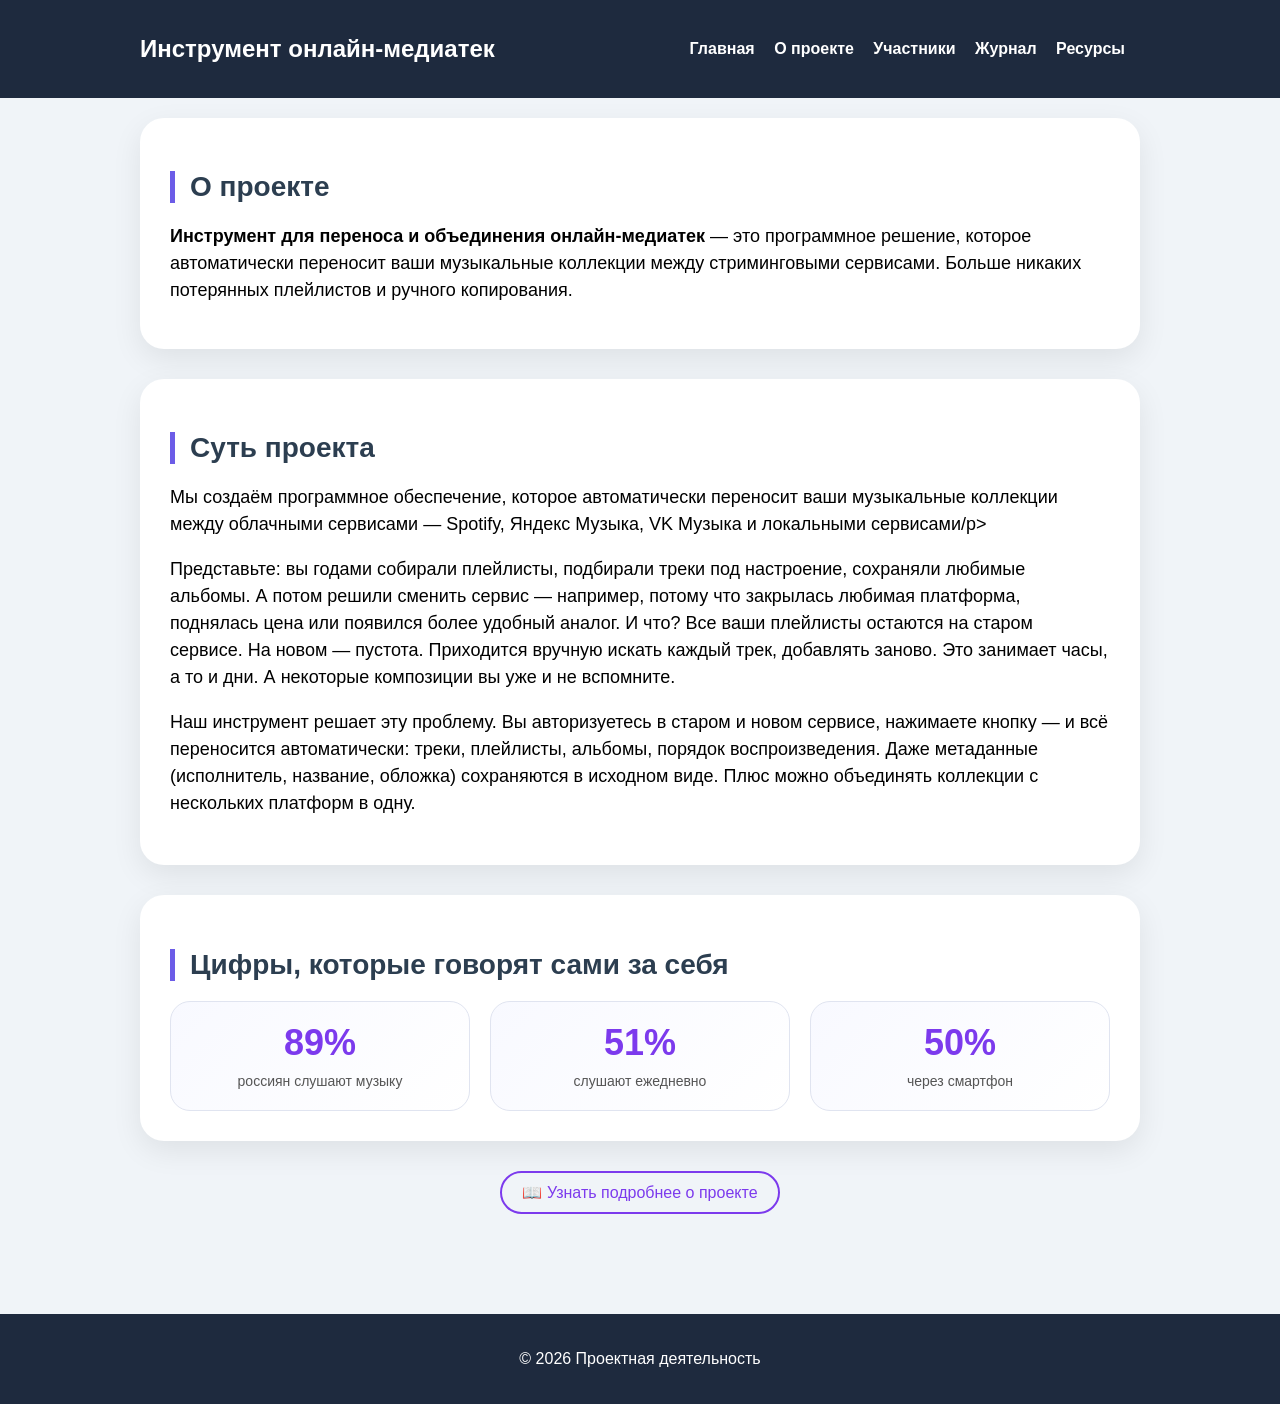
<file: site/index.html>
﻿<!DOCTYPE html>
<html>
<head>
    <title>Домашняя старница</title>
    <link rel="stylesheet" href="style.css">
</head>
<body>

<header>
    <div class="container">
        <h2>Инструмент онлайн-медиатек</h2>
        <nav>
            <a href="index.html">Главная</a>
            <a href="about.html">О проекте</a>
            <a href="team.html">Участники</a>
            <a href="blog.html">Журнал</a>
            <a href="resources.html">Ресурсы</a>
        </nav>
    </div>
</header>

<main>

<!-- ГЛАВНАЯ СТРАНИЦА (КРАТКАЯ АННОТАЦИЯ) -->
<div class="card">
    <h2>О проекте</h2>
    <p style="font-size: 18px; line-height: 1.5;"><strong>Инструмент для переноса и объединения онлайн-медиатек</strong> — это программное решение, которое автоматически переносит ваши музыкальные коллекции между стриминговыми сервисами. Больше никаких потерянных плейлистов и ручного копирования.</p>
</div>

<!-- Блок "Суть проекта" — 3-4 строчки -->
<div class="card">
    <h2>Суть проекта</h2>
    <p style="font-size: 18px; line-height: 1.5;">
        <p>Мы создаём программное обеспечение, которое автоматически переносит ваши музыкальные коллекции между облачными сервисами — Spotify, Яндекс Музыка, VK Музыка и локальными сервисами/p>
	<p>Представьте: вы годами собирали плейлисты, подбирали треки под настроение, сохраняли любимые альбомы. А потом решили сменить сервис — например, потому что закрылась любимая платформа, поднялась цена или появился более удобный аналог. И что? Все ваши плейлисты остаются на старом сервисе. На новом — пустота. Приходится вручную искать каждый трек, добавлять заново. Это занимает часы, а то и дни. А некоторые композиции вы уже и не вспомните.</p>
        <p>Наш инструмент решает эту проблему. Вы авторизуетесь в старом и новом сервисе, нажимаете кнопку — и всё переносится автоматически: треки, плейлисты, альбомы, порядок воспроизведения. Даже метаданные (исполнитель, название, обложка) сохраняются в исходном виде. Плюс можно объединять коллекции с нескольких платформ в одну.</p>
    </p>
</div>

</p>
    </div>

    <!-- Блок "Ключевые цифры" -->
    <div class="card">
        <h2>Цифры, которые говорят сами за себя</h2>
        <div class="stats">
            <div class="stat-item">
                <span class="stat-number">89%</span>
                <span class="stat-label">россиян слушают музыку</span>
            </div>
            <div class="stat-item">
                <span class="stat-number">51%</span>
                <span class="stat-label">слушают ежедневно</span>
            </div>
            <div class="stat-item">
                <span class="stat-number">50%</span>
                <span class="stat-label">через смартфон</span>
            </div>
        </div>
    </div>

    <!-- Кнопка перехода на страницу "О проекте" -->
    <div style="text-align: center; margin: 20px 0 40px;">
        <a href="about.html" class="btn btn-primary">📖 Узнать подробнее о проекте</a>
    </div>
</main>


<footer>
    <p>© 2026 Проектная деятельность</p>
</footer>

</body>
</html>
</file>
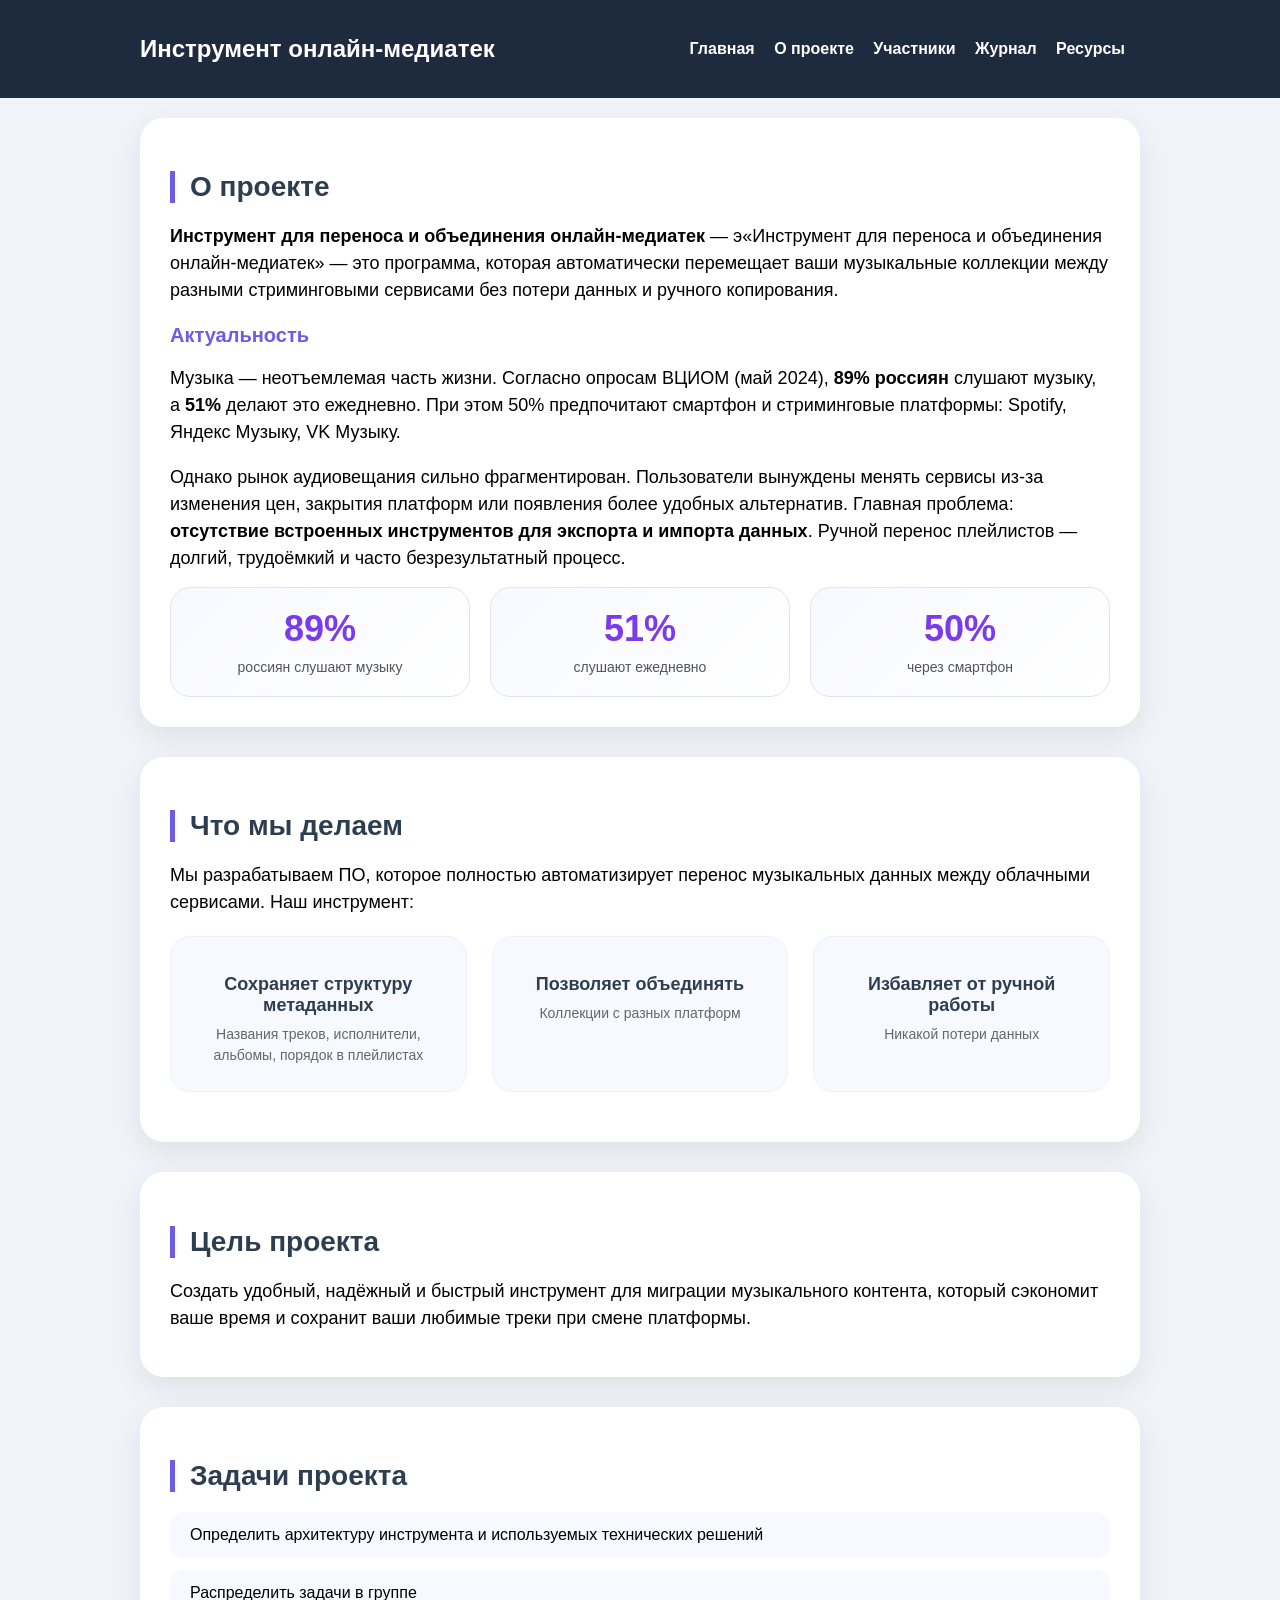
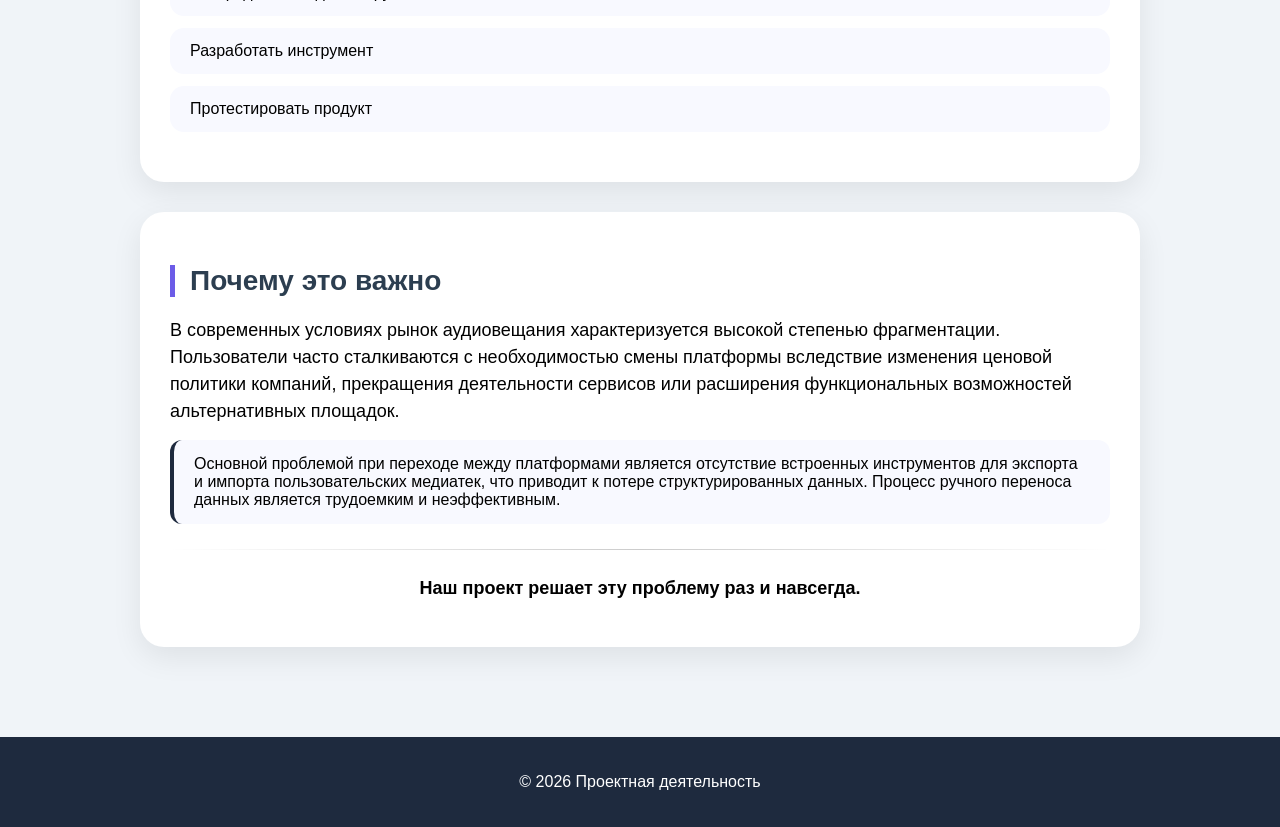
<file: site/about.html>
﻿<!DOCTYPE html>
<html>
<head>
    <title>О проекте</title>
    <link rel="stylesheet" href="style.css">
</head>
<body>


<header>
    <div class="container">
        <h2>Инструмент онлайн-медиатек</h2>
        <nav>
            <a href="index.html">Главная</a>
            <a href="about.html">О проекте</a>
            <a href="team.html">Участники</a>
            <a href="blog.html">Журнал</a>
            <a href="resources.html">Ресурсы</a>
        </nav>
    </div>
</header>

<main>

<!-- Блок 1: О проекте (основное описание) -->
<div class="card">
    <h2>О проекте</h2>
    <p style="font-size: 18px; line-height: 1.5;"><strong>Инструмент для переноса и объединения онлайн-медиатек</strong> — э«Инструмент для переноса и объединения онлайн-медиатек» — это программа, которая автоматически перемещает ваши музыкальные коллекции между разными стриминговыми сервисами без потери данных и ручного копирования.</p>
    
    <h3>Актуальность</h3>
    <p>Музыка — неотъемлемая часть жизни. Согласно опросам ВЦИОМ (май 2024), <strong>89% россиян</strong> слушают музыку, а <strong>51%</strong> делают это ежедневно. При этом 50% предпочитают смартфон и стриминговые платформы: Spotify, Яндекс Музыку, VK Музыку.</p>
    <p>Однако рынок аудиовещания сильно фрагментирован. Пользователи вынуждены менять сервисы из-за изменения цен, закрытия платформ или появления более удобных альтернатив. Главная проблема: <strong>отсутствие встроенных инструментов для экспорта и импорта данных</strong>. Ручной перенос плейлистов — долгий, трудоёмкий и часто безрезультатный процесс.</p>
    
    <div class="stats">
        <div class="stat-item">
            <span class="stat-number">89%</span>
            <span class="stat-label">россиян слушают музыку</span>
        </div>
        <div class="stat-item">
            <span class="stat-number">51%</span>
            <span class="stat-label">слушают ежедневно</span>
        </div>
        <div class="stat-item">
            <span class="stat-number">50%</span>
            <span class="stat-label">через смартфон</span>
        </div>
    </div>
</div>

<!-- Блок 2: Что мы делаем -->
<div class="card">
    <h2>Что мы делаем</h2>
    <p>Мы разрабатываем ПО, которое полностью автоматизирует перенос музыкальных данных между облачными сервисами. Наш инструмент:</p>
    <div class="benefits">
        <div class="benefit">
            <span class="benefit-icon"></span>
            <strong>Сохраняет структуру метаданных</strong>
            <p>Названия треков, исполнители, альбомы, порядок в плейлистах</p>
        </div>
        <div class="benefit">
            <span class="benefit-icon"></span>
            <strong>Позволяет объединять</strong>
            <p>Коллекции с разных платформ</p>
        </div>
        <div class="benefit">
            <span class="benefit-icon"></span>
            <strong>Избавляет от ручной работы</strong>
            <p>Никакой потери данных</p>
        </div>
    </div>
</div>

<!-- Блок 3: Цель проекта -->
<div class="card">
    <h2>Цель проекта</h2>
    <p style="font-size: 18px;">Создать удобный, надёжный и быстрый инструмент для миграции музыкального контента, который сэкономит ваше время и сохранит ваши любимые треки при смене платформы.</p>
</div>

<!-- Блок 4: Задачи проекта -->
<div class="card">
    <h2>Задачи проекта</h2>
    <ul class="task-list">
        <li>Определить архитектуру инструмента и используемых технических решений</li>
        <li>Распределить задачи в группе</li>
        <li>Разработать инструмент</li>
        <li>Протестировать продукт</li>
    </ul>
</div>

<!-- Блок 6: Почему это важно -->
<div class="card">
    <h2>Почему это важно</h2>
    <p>В современных условиях рынок аудиовещания характеризуется высокой степенью фрагментации. Пользователи часто сталкиваются с необходимостью смены платформы вследствие изменения ценовой политики компаний, прекращения деятельности сервисов или расширения функциональных возможностей альтернативных площадок.</p>
    <div class="highlight-text">
        Основной проблемой при переходе между платформами является отсутствие встроенных инструментов для экспорта и импорта пользовательских медиатек, что приводит к потере структурированных данных. Процесс ручного переноса данных является трудоемким и неэффективным.
    </div>
    <hr>
    <p style="text-align: center; font-weight: bold; font-size: 18px;">Наш проект решает эту проблему раз и навсегда.</p>
</div>


</main>

<footer>
    <p>© 2026 Проектная деятельность</p>
</footer>

</body>
</html>
</file>
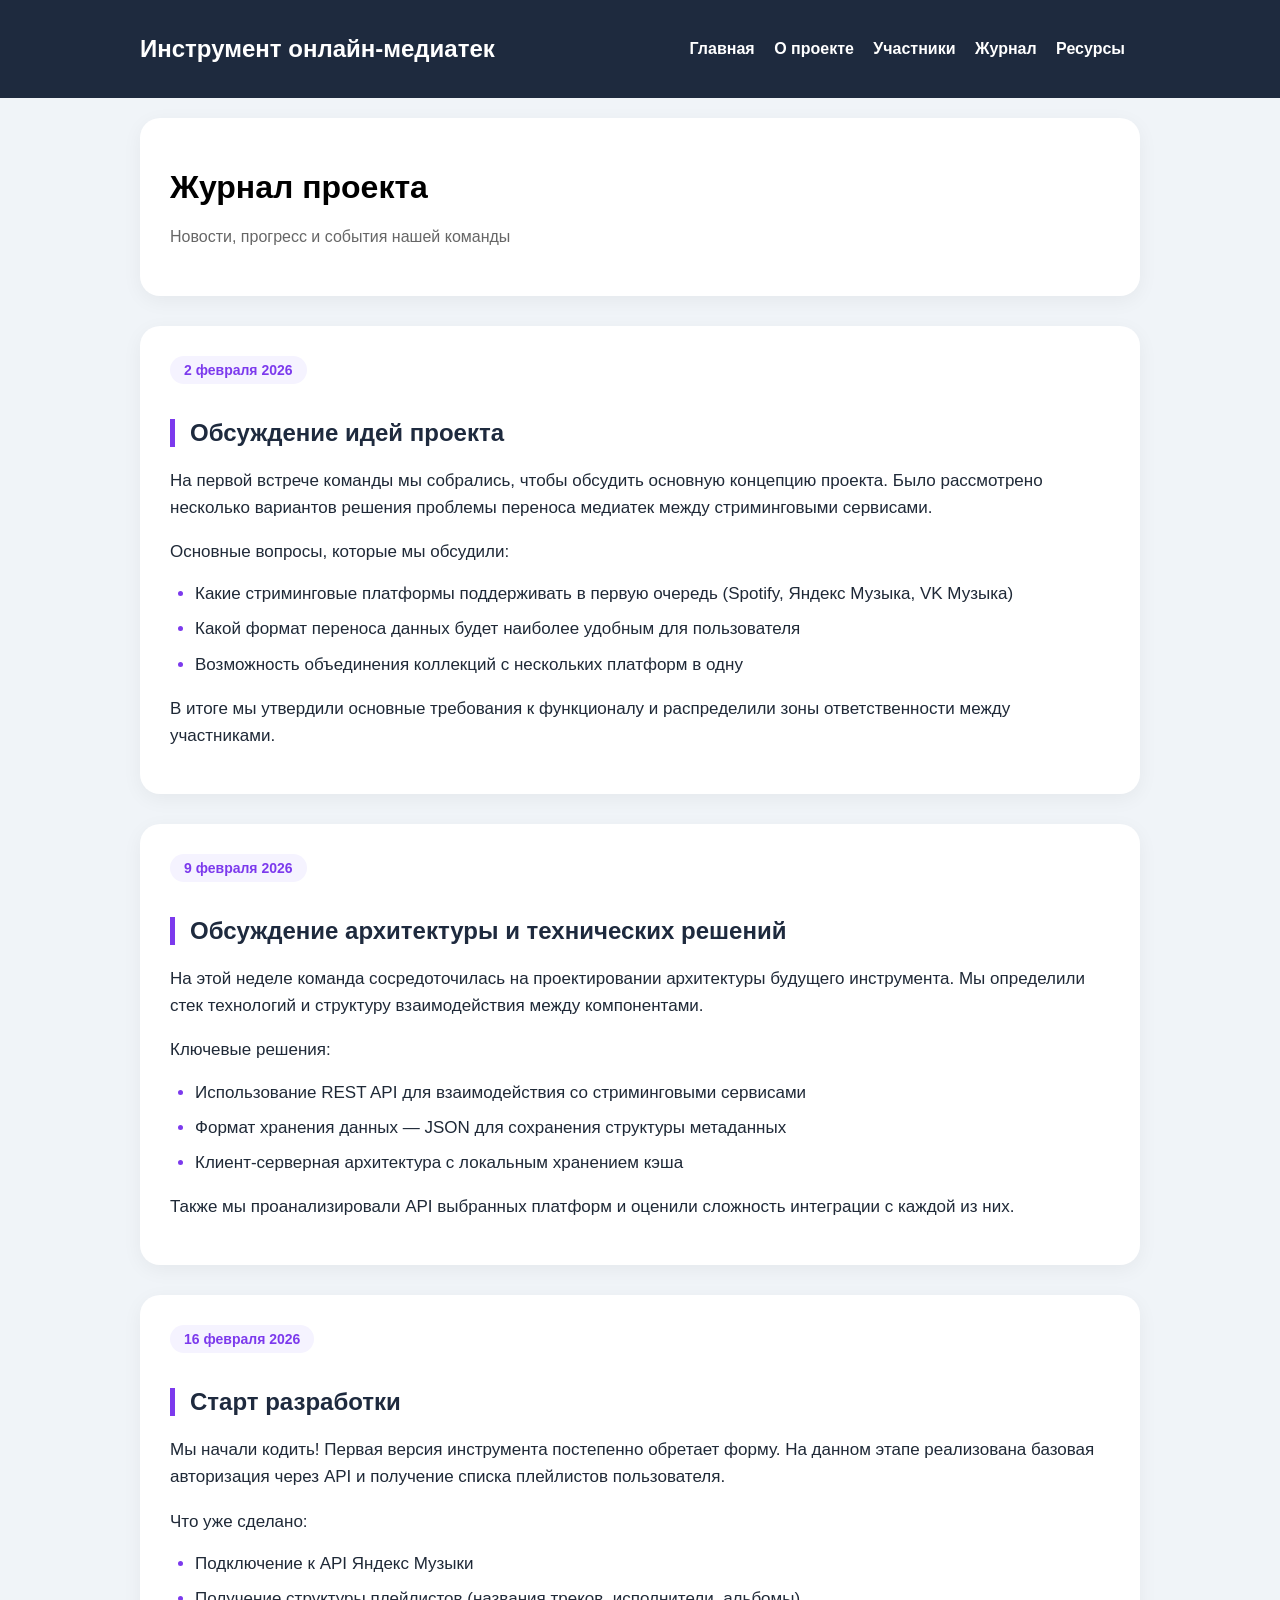
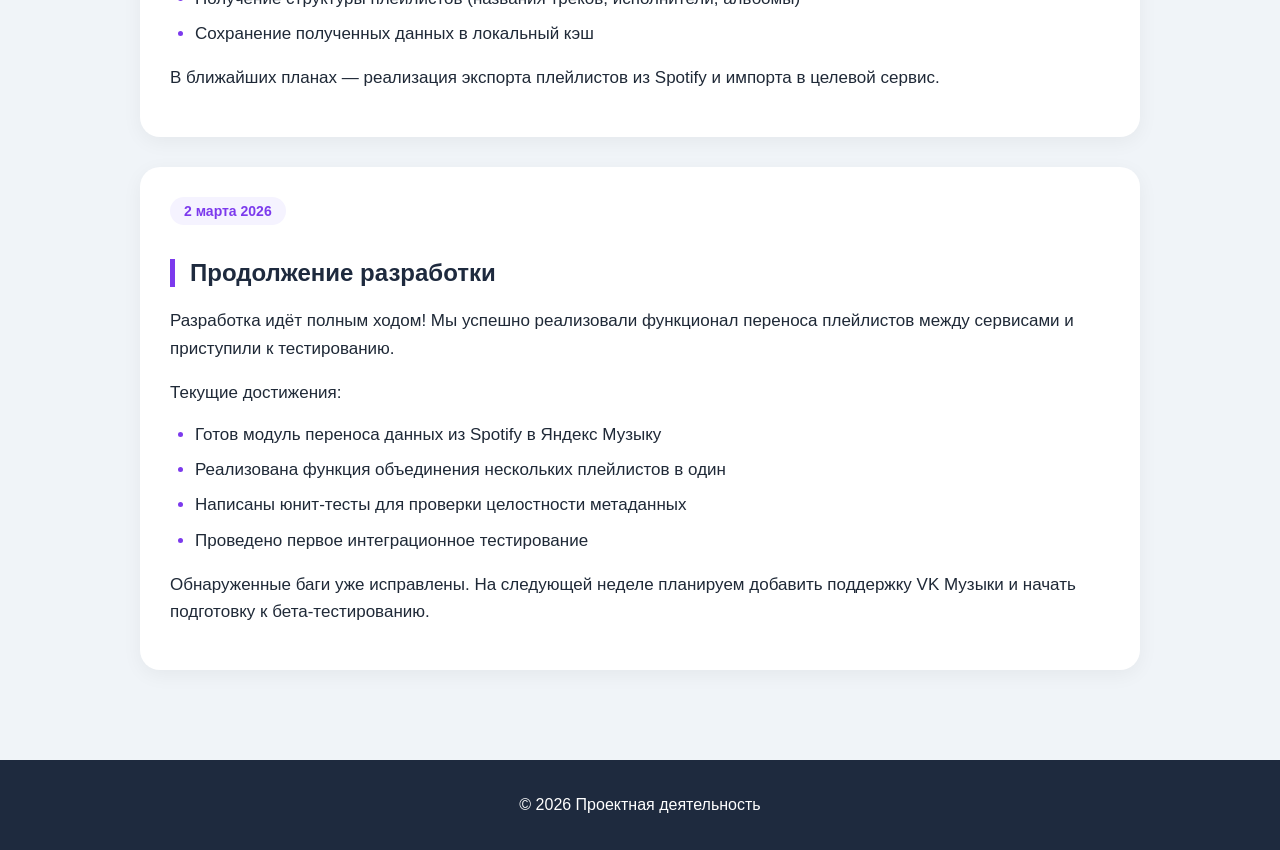
<file: site/blog.html>
﻿<!DOCTYPE html>
<html>
<head>
    <title>Журнал</title>
    <link rel="stylesheet" href="style.css">
</head>
<body>

<header>
    <div class="container">
        <h2>Инструмент онлайн-медиатек</h2>
        <nav>
            <a href="index.html">Главная</a>
            <a href="about.html">О проекте</a>
            <a href="team.html">Участники</a>
            <a href="blog.html">Журнал</a>
            <a href="resources.html">Ресурсы</a>
        </nav>
    </div>
</header>

<main>
        <div class="blog-post">
            <h1>Журнал проекта</h1>
            <p class="subtitle">Новости, прогресс и события нашей команды</p>
        </div>

        <!-- Пост 1: 2 февраля -->
        <div class="blog-post">
            <div class="post-date">2 февраля 2026</div>
            <h2 class="post-title"> Обсуждение идей проекта</h2>
            <div class="post-content">
                <p>На первой встрече команды мы собрались, чтобы обсудить основную концепцию проекта. Было рассмотрено несколько вариантов решения проблемы переноса медиатек между стриминговыми сервисами.</p>
                <p>Основные вопросы, которые мы обсудили:</p>
                <ul>
                    <li>Какие стриминговые платформы поддерживать в первую очередь (Spotify, Яндекс Музыка, VK Музыка)</li>
                    <li>Какой формат переноса данных будет наиболее удобным для пользователя</li>
                    <li>Возможность объединения коллекций с нескольких платформ в одну</li>
                </ul>
                <p>В итоге мы утвердили основные требования к функционалу и распределили зоны ответственности между участниками.</p>
            </div>
        </div>

        <!-- Пост 2: 9 февраля -->
        <div class="blog-post">
            <div class="post-date">9 февраля 2026</div>
            <h2 class="post-title"> Обсуждение архитектуры и технических решений</h2>
            <div class="post-content">
                <p>На этой неделе команда сосредоточилась на проектировании архитектуры будущего инструмента. Мы определили стек технологий и структуру взаимодействия между компонентами.</p>
                <p>Ключевые решения:</p>
                <ul>
                    <li>Использование REST API для взаимодействия со стриминговыми сервисами</li>
                    <li>Формат хранения данных — JSON для сохранения структуры метаданных</li>
                    <li>Клиент-серверная архитектура с локальным хранением кэша</li>
                </ul>
                <p>Также мы проанализировали API выбранных платформ и оценили сложность интеграции с каждой из них.</p>
            </div>
        </div>

        <!-- Пост 3: 16 февраля -->
        <div class="blog-post">
            <div class="post-date">16 февраля 2026</div>
            <h2 class="post-title"> Старт разработки</h2>
            <div class="post-content">
                <p>Мы начали кодить! Первая версия инструмента постепенно обретает форму. На данном этапе реализована базовая авторизация через API и получение списка плейлистов пользователя.</p>
                <p>Что уже сделано:</p>
                <ul>
                    <li>Подключение к API Яндекс Музыки</li>
                    <li>Получение структуры плейлистов (названия треков, исполнители, альбомы)</li>
                    <li>Сохранение полученных данных в локальный кэш</li>
                </ul>
                <p>В ближайших планах — реализация экспорта плейлистов из Spotify и импорта в целевой сервис.</p>
            </div>
        </div>

        <!-- Пост 4: 2 марта -->
        <div class="blog-post">
            <div class="post-date">2 марта 2026</div>
            <h2 class="post-title"> Продолжение разработки</h2>
            <div class="post-content">
                <p>Разработка идёт полным ходом! Мы успешно реализовали функционал переноса плейлистов между сервисами и приступили к тестированию.</p>
                <p>Текущие достижения:</p>
                <ul>
                    <li>Готов модуль переноса данных из Spotify в Яндекс Музыку</li>
                    <li>Реализована функция объединения нескольких плейлистов в один</li>
                    <li>Написаны юнит-тесты для проверки целостности метаданных</li>
                    <li>Проведено первое интеграционное тестирование</li>
                </ul>
                <p>Обнаруженные баги уже исправлены. На следующей неделе планируем добавить поддержку VK Музыки и начать подготовку к бета-тестированию.</p>
            </div>
        </div>


</main>


<footer>
    <p>© 2026 Проектная деятельность</p>
</footer>

</body>
</html>
</file>
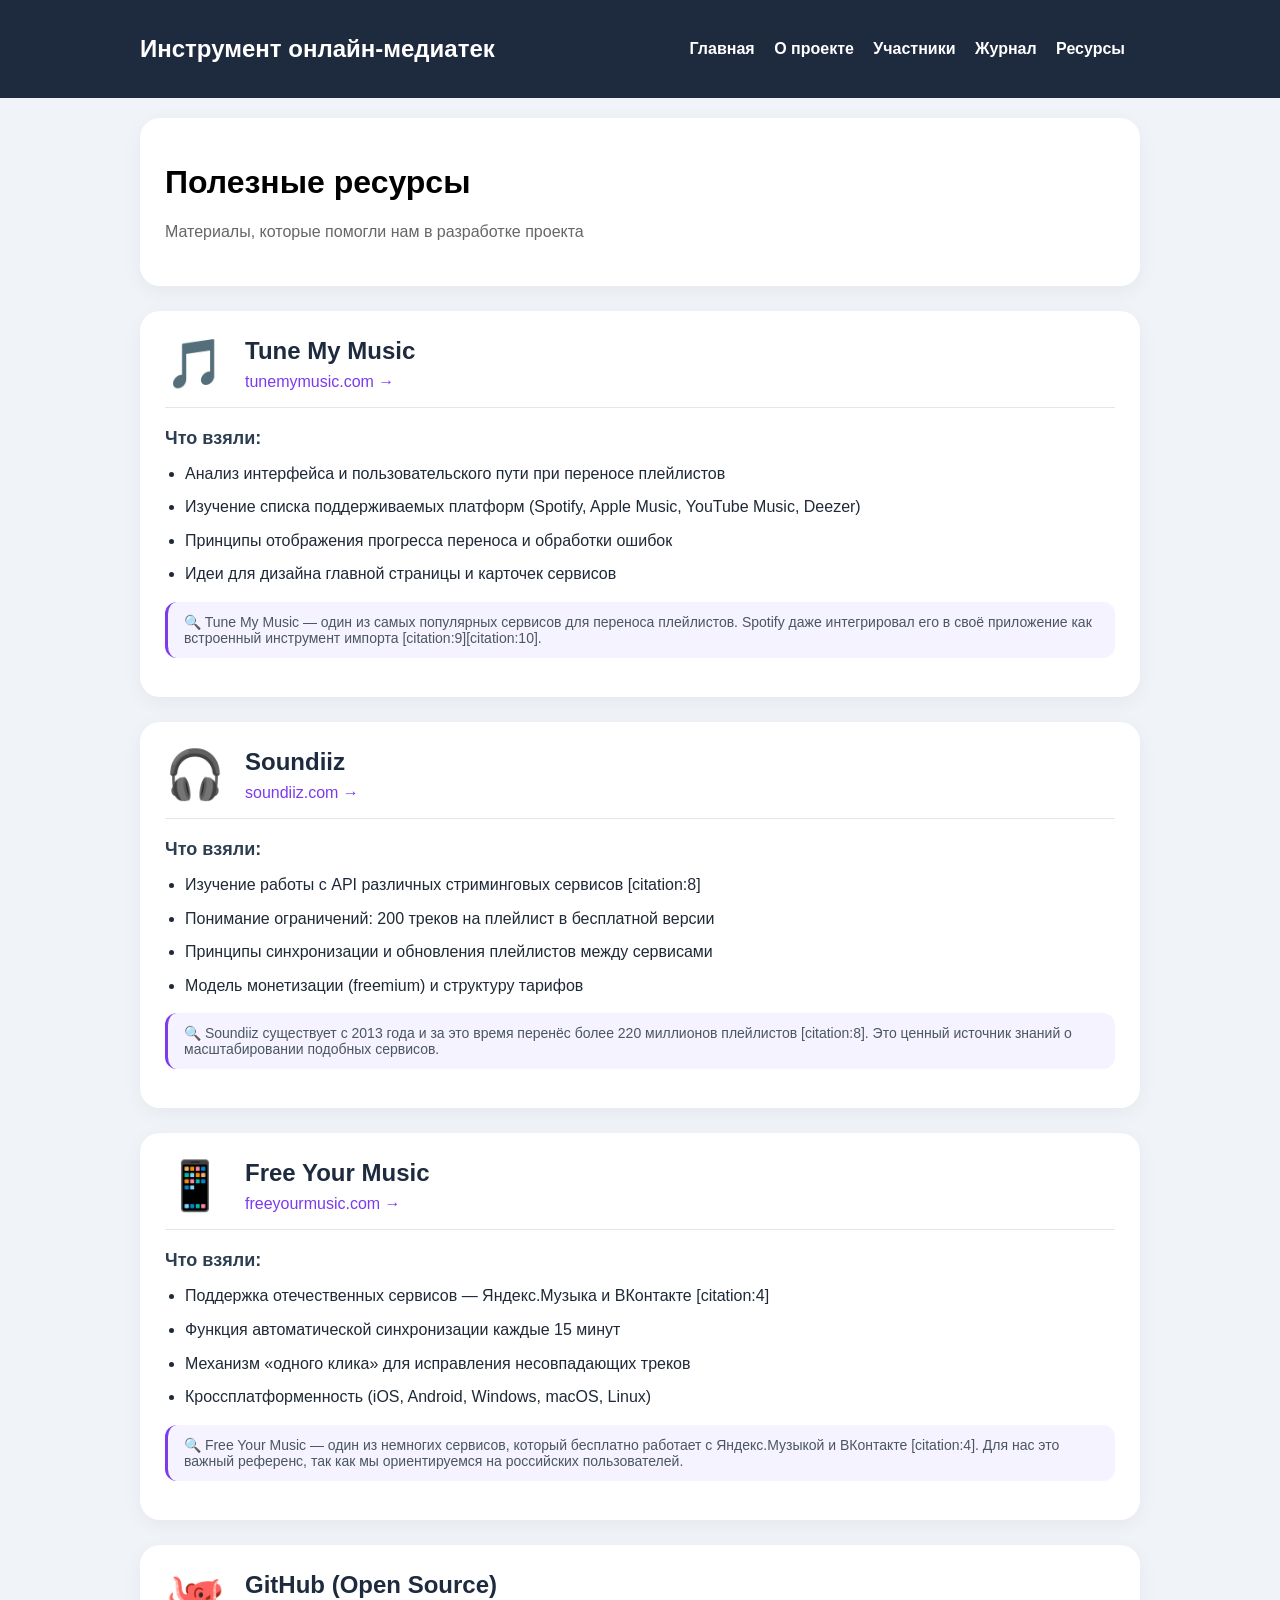
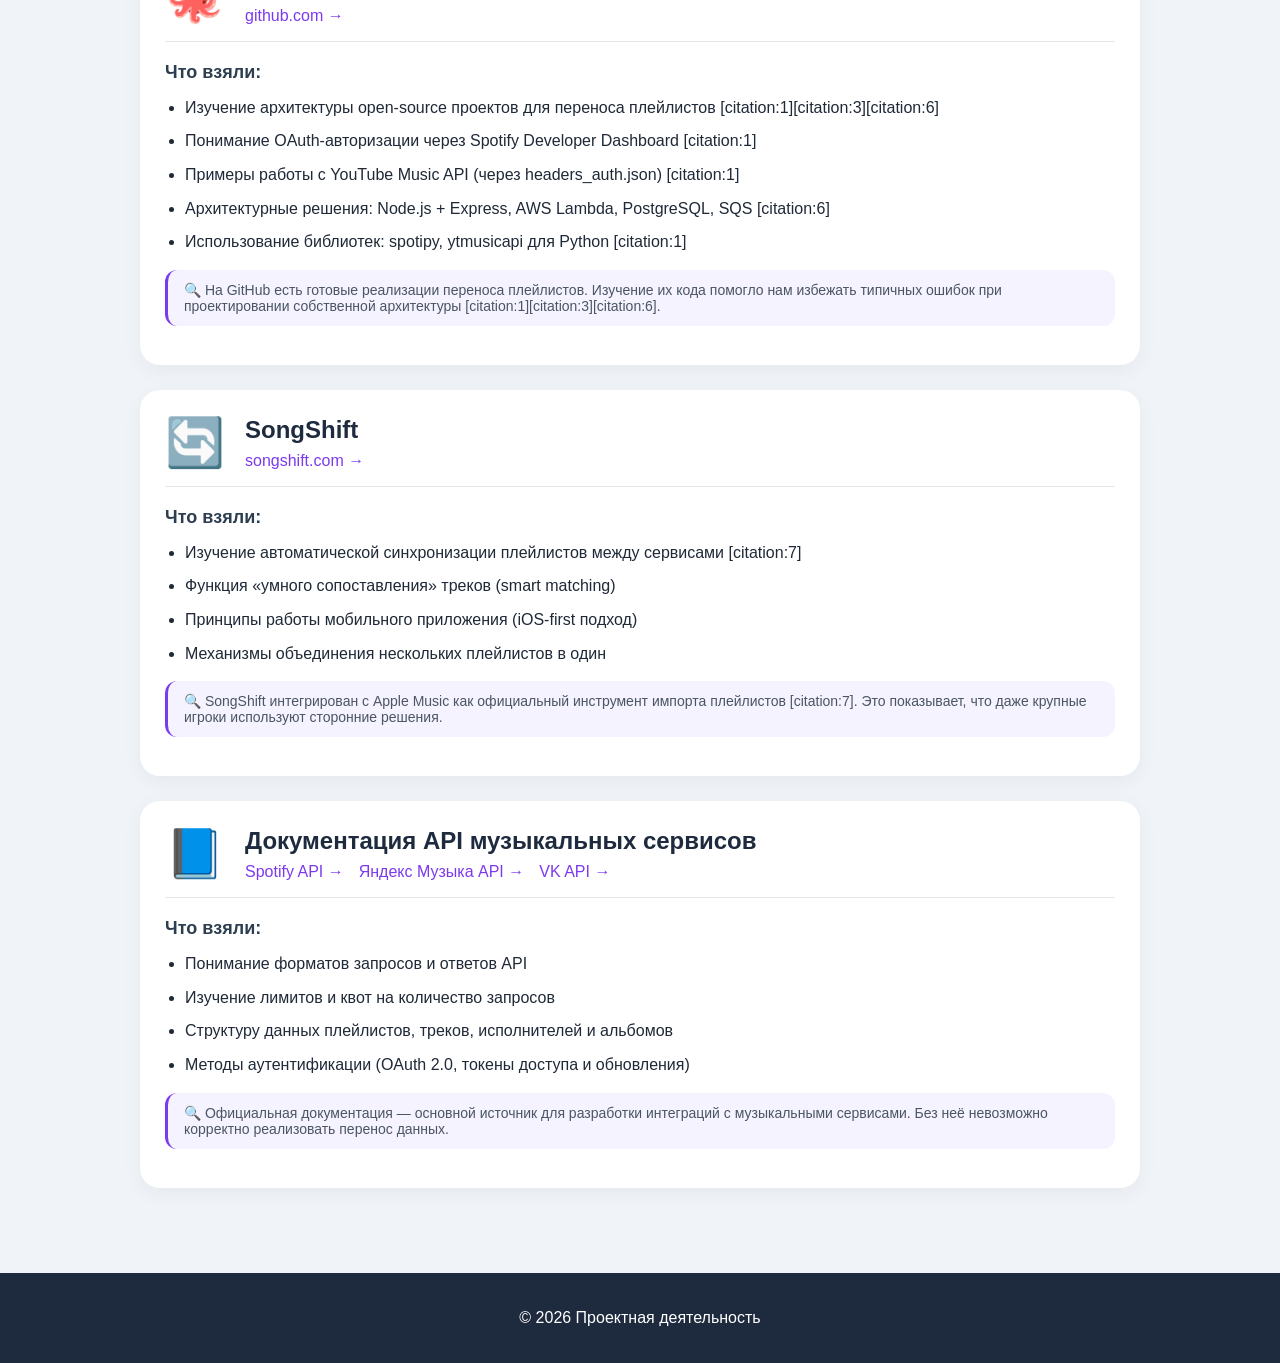
<file: site/resources.html>
﻿<!DOCTYPE html>
<html>
<head>
    <title>Домашняя старница</title>
    <link rel="stylesheet" href="style.css">
</head>
<body>

<header>
    <div class="container">
        <h2>Инструмент онлайн-медиатек</h2>
        <nav>
            <a href="index.html">Главная</a>
            <a href="about.html">О проекте</a>
            <a href="team.html">Участники</a>
            <a href="blog.html">Журнал</a>
            <a href="resources.html">Ресурсы</a>
        </nav>
    </div>
</header>

<main>

<div class="resource-card">
            <h1>Полезные ресурсы</h1>
            <p class="subtitle">Материалы, которые помогли нам в разработке проекта</p>
        </div>

        <!-- Ресурс 1: TuneMyMusic -->
        <div class="resource-card">
            <div class="resource-header">
                <div class="resource-icon">🎵</div>
                <div class="resource-info">
                    <h2 class="resource-title">Tune My Music</h2>
                    <a href="https://www.tunemymusic.com/ru" class="resource-link" target="_blank">tunemymusic.com →</a>
                </div>
            </div>
            <div class="resource-content">
                <h3>Что взяли:</h3>
                <ul>
                    <li>Анализ интерфейса и пользовательского пути при переносе плейлистов</li>
                    <li>Изучение списка поддерживаемых платформ (Spotify, Apple Music, YouTube Music, Deezer)</li>
                    <li>Принципы отображения прогресса переноса и обработки ошибок</li>
                    <li>Идеи для дизайна главной страницы и карточек сервисов</li>
                </ul>
                <p class="resource-note">🔍 Tune My Music — один из самых популярных сервисов для переноса плейлистов. Spotify даже интегрировал его в своё приложение как встроенный инструмент импорта [citation:9][citation:10].</p>
            </div>
        </div>

        <!-- Ресурс 2: Soundiiz -->
        <div class="resource-card">
            <div class="resource-header">
                <div class="resource-icon">🎧</div>
                <div class="resource-info">
                    <h2 class="resource-title">Soundiiz</h2>
                    <a href="https://soundiiz.com" class="resource-link" target="_blank">soundiiz.com →</a>
                </div>
            </div>
            <div class="resource-content">
                <h3>Что взяли:</h3>
                <ul>
                    <li>Изучение работы с API различных стриминговых сервисов [citation:8]</li>
                    <li>Понимание ограничений: 200 треков на плейлист в бесплатной версии</li>
                    <li>Принципы синхронизации и обновления плейлистов между сервисами</li>
                    <li>Модель монетизации (freemium) и структуру тарифов</li>
                </ul>
                <p class="resource-note">🔍 Soundiiz существует с 2013 года и за это время перенёс более 220 миллионов плейлистов [citation:8]. Это ценный источник знаний о масштабировании подобных сервисов.</p>
            </div>
        </div>

        <!-- Ресурс 3: Free Your Music -->
        <div class="resource-card">
            <div class="resource-header">
                <div class="resource-icon">📱</div>
                <div class="resource-info">
                    <h2 class="resource-title">Free Your Music</h2>
                    <a href="https://freeyourmusic.com" class="resource-link" target="_blank">freeyourmusic.com →</a>
                </div>
            </div>
            <div class="resource-content">
                <h3>Что взяли:</h3>
                <ul>
                    <li>Поддержка отечественных сервисов — Яндекс.Музыка и ВКонтакте [citation:4]</li>
                    <li>Функция автоматической синхронизации каждые 15 минут</li>
                    <li>Механизм «одного клика» для исправления несовпадающих треков</li>
                    <li>Кроссплатформенность (iOS, Android, Windows, macOS, Linux)</li>
                </ul>
                <p class="resource-note">🔍 Free Your Music — один из немногих сервисов, который бесплатно работает с Яндекс.Музыкой и ВКонтакте [citation:4]. Для нас это важный референс, так как мы ориентируемся на российских пользователей.</p>
            </div>
        </div>

        <!-- Ресурс 4: GitHub Open Source проекты -->
        <div class="resource-card">
            <div class="resource-header">
                <div class="resource-icon">🐙</div>
                <div class="resource-info">
                    <h2 class="resource-title">GitHub (Open Source)</h2>
                    <a href="https://github.com" class="resource-link" target="_blank">github.com →</a>
                </div>
            </div>
            <div class="resource-content">
                <h3>Что взяли:</h3>
                <ul>
                    <li>Изучение архитектуры open-source проектов для переноса плейлистов [citation:1][citation:3][citation:6]</li>
                    <li>Понимание OAuth-авторизации через Spotify Developer Dashboard [citation:1]</li>
                    <li>Примеры работы с YouTube Music API (через headers_auth.json) [citation:1]</li>
                    <li>Архитектурные решения: Node.js + Express, AWS Lambda, PostgreSQL, SQS [citation:6]</li>
                    <li>Использование библиотек: spotipy, ytmusicapi для Python [citation:1]</li>
                </ul>
                <p class="resource-note">🔍 На GitHub есть готовые реализации переноса плейлистов. Изучение их кода помогло нам избежать типичных ошибок при проектировании собственной архитектуры [citation:1][citation:3][citation:6].</p>
            </div>
        </div>

        <!-- Ресурс 5: SongShift -->
        <div class="resource-card">
            <div class="resource-header">
                <div class="resource-icon">🔄</div>
                <div class="resource-info">
                    <h2 class="resource-title">SongShift</h2>
                    <a href="https://songshift.com" class="resource-link" target="_blank">songshift.com →</a>
                </div>
            </div>
            <div class="resource-content">
                <h3>Что взяли:</h3>
                <ul>
                    <li>Изучение автоматической синхронизации плейлистов между сервисами [citation:7]</li>
                    <li>Функция «умного сопоставления» треков (smart matching)</li>
                    <li>Принципы работы мобильного приложения (iOS-first подход)</li>
                    <li>Механизмы объединения нескольких плейлистов в один</li>
                </ul>
                <p class="resource-note">🔍 SongShift интегрирован с Apple Music как официальный инструмент импорта плейлистов [citation:7]. Это показывает, что даже крупные игроки используют сторонние решения.</p>
            </div>
        </div>

        <!-- Ресурс 6: Документация API -->
        <div class="resource-card">
            <div class="resource-header">
                <div class="resource-icon">📘</div>
                <div class="resource-info">
                    <h2 class="resource-title">Документация API музыкальных сервисов</h2>
                    <div class="resource-links-group">
                        <a href="https://developer.spotify.com/documentation/web-api" class="resource-link" target="_blank">Spotify API →</a>
                        <a href="https://yandex.ru/dev/music-api/" class="resource-link" target="_blank">Яндекс Музыка API →</a>
                        <a href="https://vk.com/dev/music" class="resource-link" target="_blank">VK API →</a>
                    </div>
                </div>
            </div>
            <div class="resource-content">
                <h3>Что взяли:</h3>
                <ul>
                    <li>Понимание форматов запросов и ответов API</li>
                    <li>Изучение лимитов и квот на количество запросов</li>
                    <li>Структуру данных плейлистов, треков, исполнителей и альбомов</li>
                    <li>Методы аутентификации (OAuth 2.0, токены доступа и обновления)</li>
                </ul>
                <p class="resource-note">🔍 Официальная документация — основной источник для разработки интеграций с музыкальными сервисами. Без неё невозможно корректно реализовать перенос данных.</p>
            </div>
        </div>
</main>


<footer>
    <p>© 2026 Проектная деятельность</p>
</footer>

</body>
</html>
</file>
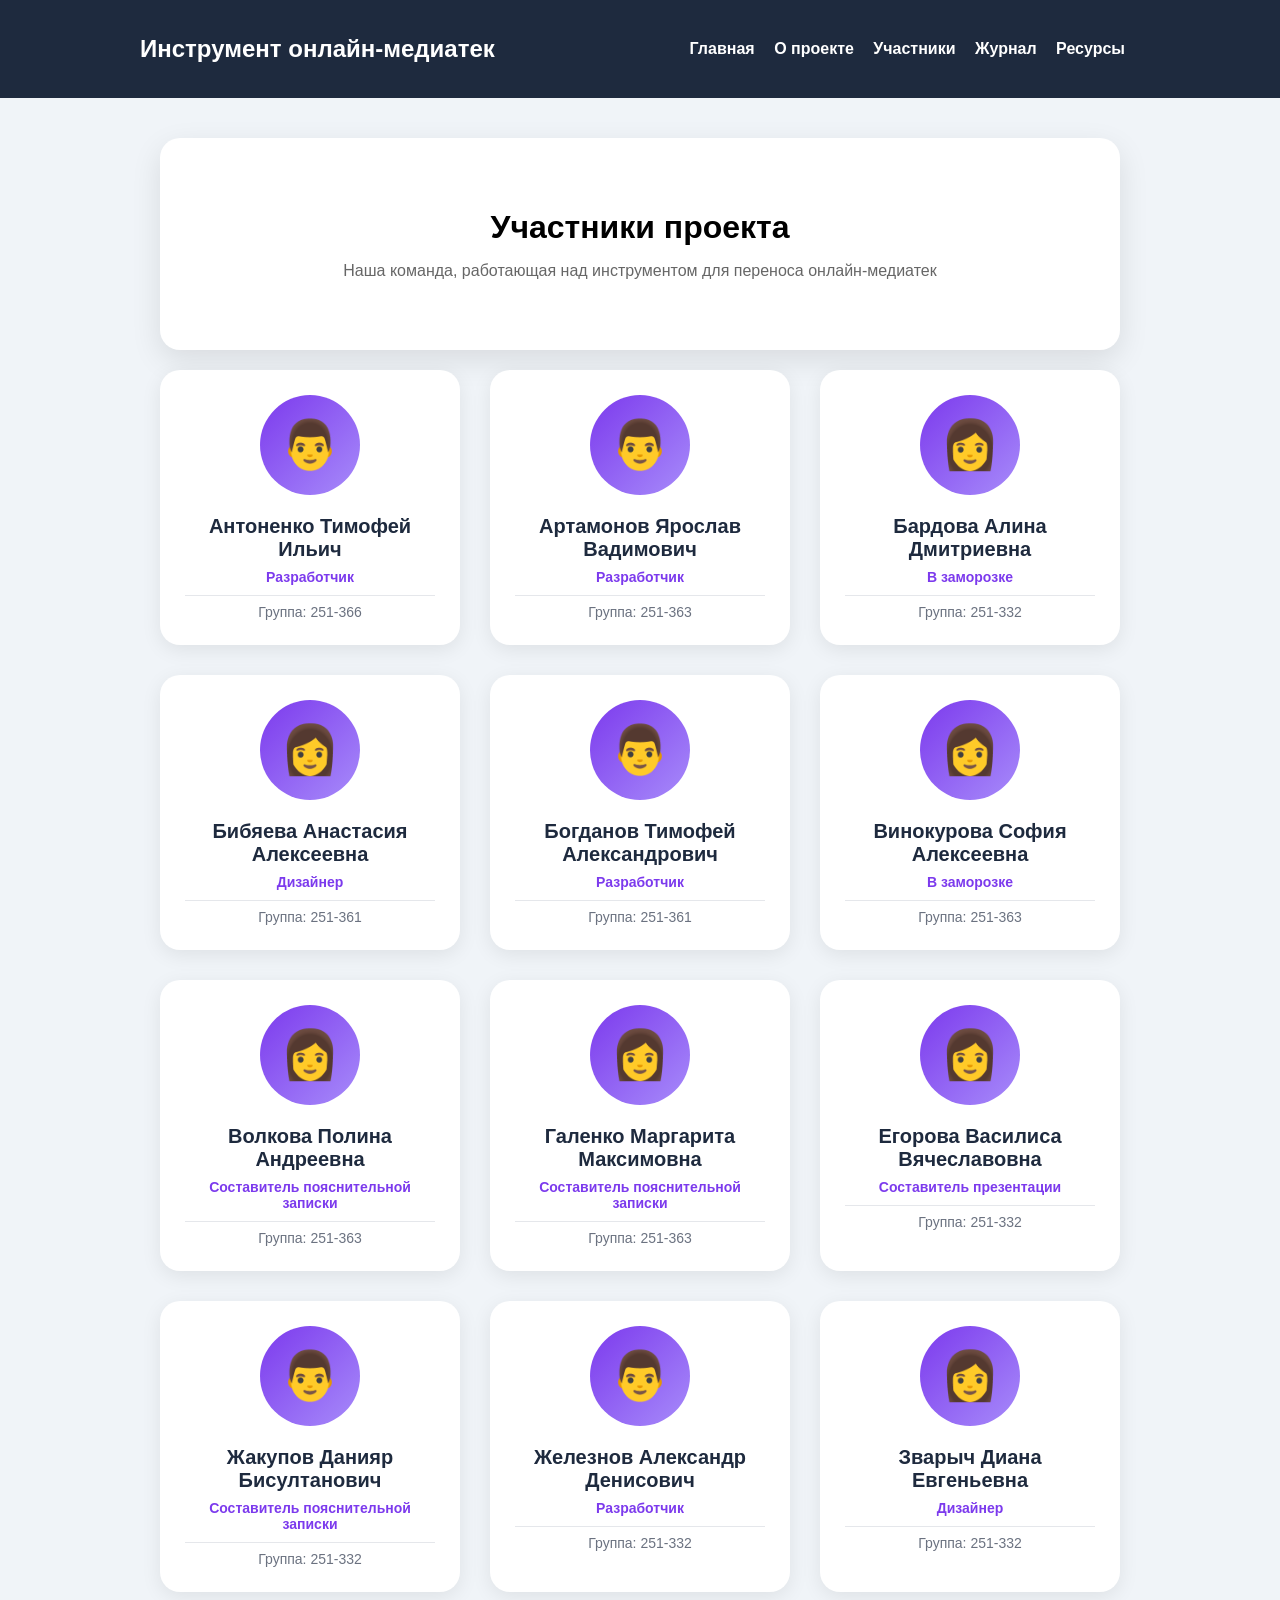
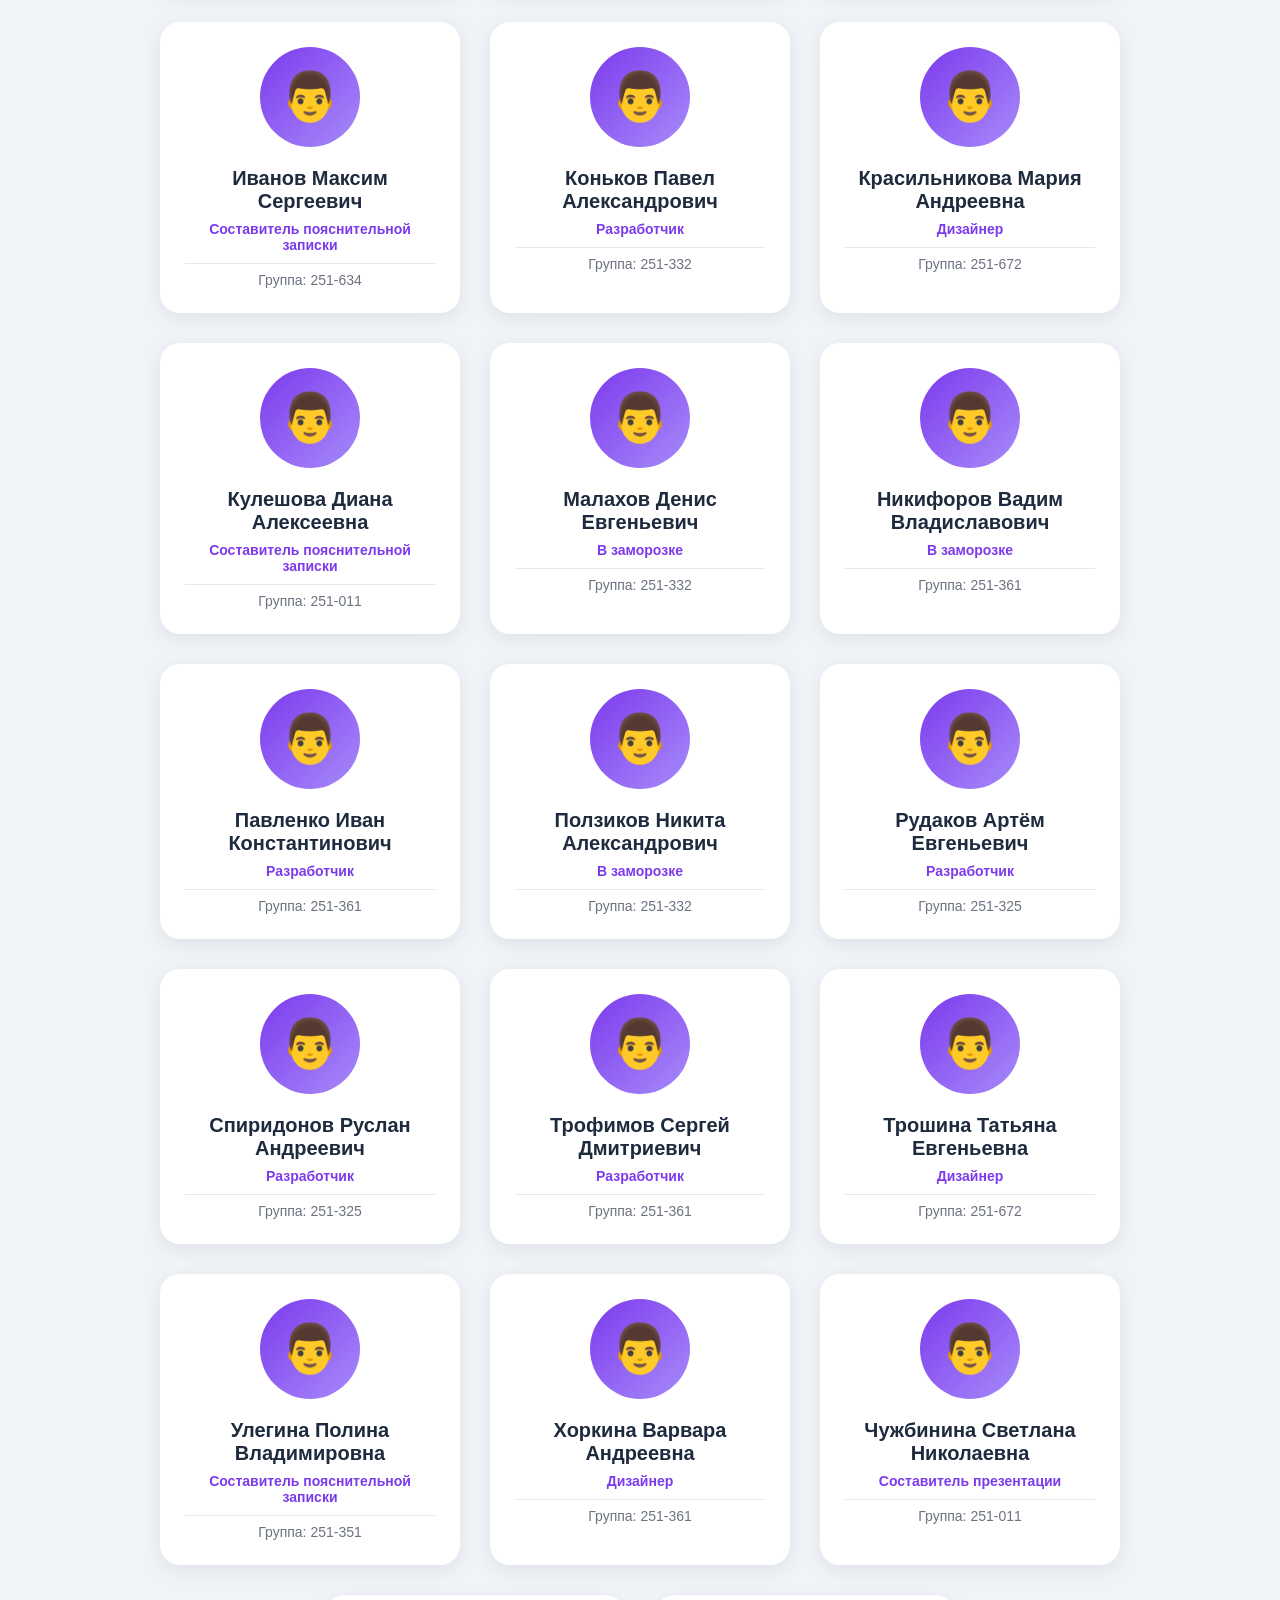
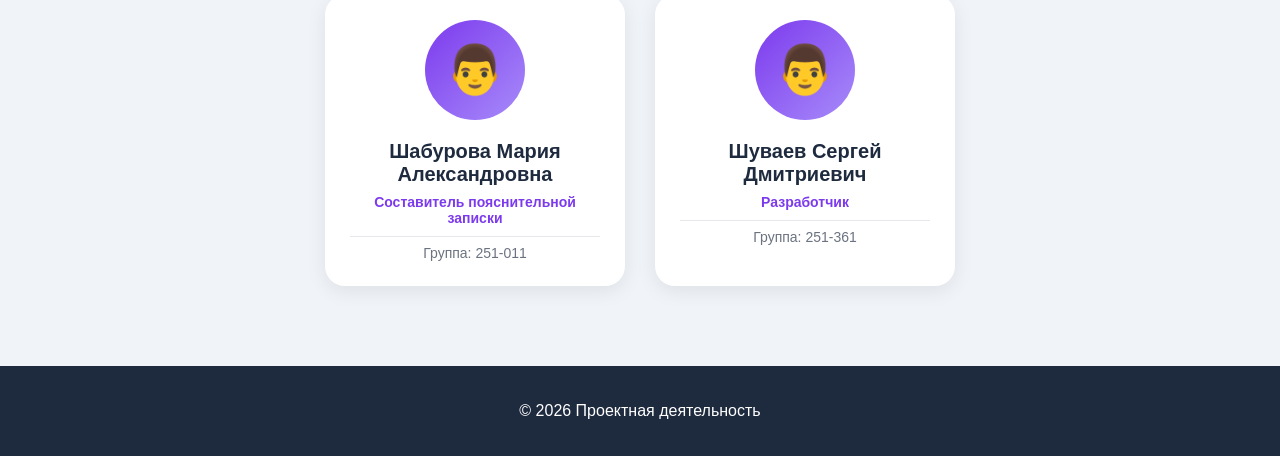
<file: site/team.html>
﻿<!DOCTYPE html>
<html>
<head>
    <title>Участники</title>
    <link rel="stylesheet" href="style.css">
</head>
<body>

<header>
    <div class="container">
        <h2>Инструмент онлайн-медиатек</h2>
        <nav>
            <a href="index.html">Главная</a>
            <a href="about.html">О проекте</a>
            <a href="team.html">Участники</a>
            <a href="blog.html">Журнал</a>
            <a href="resources.html">Ресурсы</a>
        </nav>
    </div>
</header>


<main>
    <div class="hero-card">
        <h1>Участники проекта</h1>
        <p class="subtitle">Наша команда, работающая над инструментом для переноса онлайн-медиатек</p>
    </div>

    <!-- Сетка с карточками участников -->
    <div class="team-grid">
        
        <!-- Участник 1 -->
        <div class="team-card">
            <div class="team-photo">
                <div class="avatar-placeholder">👨</div>
            </div>
            <h3>Антоненко Тимофей Ильич</h3>
            <div class="team-role">Разработчик</div>
            <div class="team-group">Группа: 251-366</div>
        </div>

        <!-- Участник 2 -->
        <div class="team-card">
            <div class="team-photo">
                <div class="avatar-placeholder">👨</div>
            </div>
            <h3>Артамонов Ярослав Вадимович</h3>
            <div class="team-role">Разработчик</div>
            <div class="team-group">Группа: 251-363</div>
        </div>

        <!-- Участник 3 -->
        <div class="team-card">
            <div class="team-photo">
                <div class="avatar-placeholder">👩</div>
            </div>
            <h3>Бардова Алина Дмитриевна</h3>
            <div class="team-role">В заморозке</div>
            <div class="team-group">Группа: 251-332</div>
        </div>

        <!-- Участник 4 -->
        <div class="team-card">
            <div class="team-photo">
                <div class="avatar-placeholder">👩</div>
            </div>
            <h3>Бибяева Анастасия Алексеевна</h3>
            <div class="team-role">Дизайнер</div>
            <div class="team-group">Группа: 251-361</div>
        </div>
	<!-- Участник 5 -->
        <div class="team-card">
            <div class="team-photo">
                <div class="avatar-placeholder">👨</div>
            </div>
            <h3>Богданов Тимофей Александрович</h3>
            <div class="team-role">Разработчик</div>
            <div class="team-group">Группа: 251-361</div>
        </div>

        <!-- Участник 6 -->
        <div class="team-card">
            <div class="team-photo">
                <div class="avatar-placeholder">👩</div>
            </div>
            <h3>Винокурова София Алексеевна</h3>
            <div class="team-role">В заморозке</div>
            <div class="team-group">Группа: 251-363</div>
        </div>

        <!-- Участник 7 -->
        <div class="team-card">
            <div class="team-photo">
                <div class="avatar-placeholder">👩</div>
            </div>
            <h3>Волкова Полина Андреевна</h3>
            <div class="team-role">Составитель пояснительной записки</div>
            <div class="team-group">Группа: 251-363</div>
        </div>
	<!-- Участник 8 -->
        <div class="team-card">
            <div class="team-photo">
                <div class="avatar-placeholder">👩</div>
            </div>
            <h3>Галенко Маргарита Максимовна</h3>
            <div class="team-role">Составитель пояснительной записки</div>
            <div class="team-group">Группа: 251-363</div>
        </div>

        <!-- Участник 9 -->
        <div class="team-card">
            <div class="team-photo">
                <div class="avatar-placeholder">👩</div>
            </div>
            <h3>Егорова Василиса Вячеславовна</h3>
            <div class="team-role">Составитель презентации</div>
            <div class="team-group">Группа: 251-332</div>
        </div>

        <!-- Участник 10 -->
        <div class="team-card">
            <div class="team-photo">
                <div class="avatar-placeholder">👨</div>
            </div>
            <h3>Жакупов Данияр Бисултанович</h3>
            <div class="team-role">Составитель пояснительной записки</div>
            <div class="team-group">Группа: 251-332</div>
        </div>

	<!-- Участник 11 -->
        <div class="team-card">
            <div class="team-photo">
                <div class="avatar-placeholder">👨</div>
            </div>
            <h3>Железнов Александр Денисович</h3>
            <div class="team-role">Разработчик</div>
            <div class="team-group">Группа: 251-332</div>
        </div>

        <!-- Участник 12 -->
        <div class="team-card">
            <div class="team-photo">
                <div class="avatar-placeholder">👩</div>
            </div>
            <h3>Зварыч Диана Евгеньевна</h3>
            <div class="team-role">Дизайнер</div>
            <div class="team-group">Группа: 251-332</div>
        </div>

	<!-- Участник 13 -->
        <div class="team-card">
            <div class="team-photo">
                <div class="avatar-placeholder">👨</div>
            </div>
            <h3>Иванов Максим Сергеевич</h3>
            <div class="team-role">Составитель пояснительной записки</div>
            <div class="team-group">Группа: 251-634</div>
        </div>

	<!-- Участник 14 -->
        <div class="team-card">
            <div class="team-photo">
                <div class="avatar-placeholder">👨</div>
            </div>
            <h3>Коньков Павел Александрович</h3>
            <div class="team-role">Разработчик</div>
            <div class="team-group">Группа: 251-332</div>
        </div>

	<!-- Участник 15 -->
        <div class="team-card">
            <div class="team-photo">
                <div class="avatar-placeholder">👨</div>
            </div>
            <h3>Красильникова Мария Андреевна</h3>
            <div class="team-role">Дизайнер</div>
            <div class="team-group">Группа: 251-672</div>
        </div>
	<!-- Участник 16 -->
        <div class="team-card">
            <div class="team-photo">
                <div class="avatar-placeholder">👨</div>
            </div>
            <h3>Кулешова Диана Алексеевна</h3>
            <div class="team-role">Составитель пояснительной записки</div>
            <div class="team-group">Группа: 251-011</div>
        </div>

	<!-- Участник 17 -->
        <div class="team-card">
            <div class="team-photo">
                <div class="avatar-placeholder">👨</div>
            </div>
            <h3>Малахов Денис Евгеньевич</h3>
            <div class="team-role">В заморозке</div>
            <div class="team-group">Группа: 251-332</div>
        </div>

	<!-- Участник 18 -->
        <div class="team-card">
            <div class="team-photo">
                <div class="avatar-placeholder">👨</div>
            </div>
            <h3>Никифоров Вадим Владиславович</h3>
            <div class="team-role">В заморозке</div>
            <div class="team-group">Группа: 251-361</div>
        </div>

	<!-- Участник 19 -->
        <div class="team-card">
            <div class="team-photo">
                <div class="avatar-placeholder">👨</div>
            </div>
            <h3>Павленко Иван Константинович</h3>
            <div class="team-role">Разработчик</div>
            <div class="team-group">Группа: 251-361</div>
        </div>

	<!-- Участник 20 -->
        <div class="team-card">
            <div class="team-photo">
                <div class="avatar-placeholder">👨</div>
            </div>
            <h3>Ползиков Никита Александрович</h3>
            <div class="team-role">В заморозке</div>
            <div class="team-group">Группа: 251-332</div>
        </div>

	<!-- Участник 21 -->
        <div class="team-card">
            <div class="team-photo">
                <div class="avatar-placeholder">👨</div>
            </div>
            <h3>Рудаков Артём Евгеньевич</h3>
            <div class="team-role">Разработчик</div>
            <div class="team-group">Группа: 251-325</div>
        </div>
	<!-- Участник 22 -->
        <div class="team-card">
            <div class="team-photo">
                <div class="avatar-placeholder">👨</div>
            </div>
            <h3>Спиридонов Руслан Андреевич</h3>
            <div class="team-role">Разработчик</div>
            <div class="team-group">Группа: 251-325</div>
        </div>

	<!-- Участник 23 -->
        <div class="team-card">
            <div class="team-photo">
                <div class="avatar-placeholder">👨</div>
            </div>
            <h3>Трофимов Сергей Дмитриевич</h3>
            <div class="team-role">Разработчик</div>
            <div class="team-group">Группа: 251-361</div>
        </div>

	<!-- Участник 24 -->
        <div class="team-card">
            <div class="team-photo">
                <div class="avatar-placeholder">👨</div>
            </div>
            <h3>Трошина Татьяна Евгеньевна</h3>
            <div class="team-role">Дизайнер</div>
            <div class="team-group">Группа: 251-672</div>
        </div>

	<!-- Участник 25 -->
        <div class="team-card">
            <div class="team-photo">
                <div class="avatar-placeholder">👨</div>
            </div>
            <h3>Улегина Полина Владимировна</h3>
            <div class="team-role">Составитель пояснительной записки</div>
            <div class="team-group">Группа: 251-351</div>
        </div>

	<!-- Участник 26 -->
        <div class="team-card">
            <div class="team-photo">
                <div class="avatar-placeholder">👨</div>
            </div>
            <h3>Хоркина Варвара Андреевна</h3>
            <div class="team-role">Дизайнер</div>
            <div class="team-group">Группа: 251-361</div>
        </div>

	<!-- Участник 27 -->
        <div class="team-card">
            <div class="team-photo">
                <div class="avatar-placeholder">👨</div>
            </div>
            <h3>Чужбинина Светлана Николаевна</h3>
            <div class="team-role">Составитель презентации</div>
            <div class="team-group">Группа: 251-011</div>
        </div>

	<!-- Участник 28 -->
        <div class="team-card">
            <div class="team-photo">
                <div class="avatar-placeholder">👨</div>
            </div>
            <h3>Шабурова Мария Александровна</h3>
            <div class="team-role">Составитель пояснительной записки</div>
            <div class="team-group">Группа: 251-011</div>
        </div>
	<!-- Участник 29 -->
        <div class="team-card">
            <div class="team-photo">
                <div class="avatar-placeholder">👨</div>
            </div>
            <h3>Шуваев Сергей Дмитриевич</h3>
            <div class="team-role">Разработчик</div>
            <div class="team-group">Группа: 251-361</div>
        </div>


    </div>

</main>

<footer>
    <p>© 2026 Проектная деятельность</p>
</footer>

</body>
</html>
</file>
<file: site/style.css>
﻿body {
    font-family: Arial, sans-serif;
    margin: 0;
    background-color: #f0f4f8;
}

header {
    background-color: #1e2a3e;
    padding: 15px;
    color: white;
}

/* Добавьте внутренний контейнер для хедера */
header .container {
    max-width: 1000px;      /* та же ширина, что и у main */
    margin: 0 auto;        /* центрирование */
    display: flex;
    justify-content: space-between;
    align-items: center;
    flex-wrap: wrap;
}

nav a {
    color: white;
    margin-right: 15px;
    text-decoration: none;
    font-weight: bold;
}

nav a:hover {
    color: #7c3aed;
    text-decoration: underline;
}

main {
    max-width: 1000px;     /* ← вот эта строчка ограничивает ширину */
    margin: 0 auto;       /* ← центрирует блоки */
    padding: 20px;
}

footer {
    background-color: #1e2a3e !important;
    color: white !important;
    text-align: center !important;
    padding: 20px !important;
    width: 100% !important;
    margin-top: 40px !important;
    box-sizing: border-box !important;
    position: relative !important;
    left: 0 !important;
    right: 0 !important;
}
img {
    max-width: 100%;
    border-radius: 10px;
}
.hero-card {
    background: white;
    padding: 50px;
    border-radius: 20px;
    text-align: center;
    box-shadow: 0 10px 30px rgba(0,0,0,0.1);
    margin: 20px;
}

.hero-card h1 {
    font-size: 32px;
    margin-bottom: 10px;
}

.subtitle {
    color: #666;
    margin-bottom: 20px;
}

.buttons {
    display: flex;
    justify-content: center;
    gap: 15px;
    flex-wrap: wrap;
}

.btn {
    display: inline-block;
    padding: 10px 20px;
    border: 2px solid #7c3aed;
    color: #7c3aed;
    border-radius: 30px;
    text-decoration: none;
    transition: 0.3s;
}

.btn:hover {
    background: #6c5ce7;
    color: white;
}
.card {
    background: white;
    border-radius: 24px;
    padding: 30px;
    margin-bottom: 30px;
    box-shadow: 0 10px 30px rgba(0, 0, 0, 0.08);
    transition: transform 0.3s ease, box-shadow 0.3s ease;
}
.card p {
    font-size: 18px;
    line-height: 1.5;
    margin-bottom: 15px;
}
.card:hover {
    transform: translateY(-5px);
    box-shadow: 0 20px 40px rgba(108, 92, 231, 0.15);
}

.card h2 {
    color: #2c3e50;
    font-size: 28px;
    margin-bottom: 20px;
    padding-left: 15px;
    border-left: 5px solid #6c5ce7;
}

.card h3 {
    color: #6c5ce7;
    font-size: 20px;
    margin: 20px 0 10px 0;
}

/* ===== СТАТИСТИКА (3 блока с цифрами) ===== */
.stats {
    display: flex;
    gap: 20px;
    flex-wrap: wrap;
    margin: 0;
    padding: 0;  
}

.stat-item {
    background: linear-gradient(135deg, #f8f9ff 0%, #ffffff 100%);
    border: 1px solid #e0e4f0;
    border-radius: 20px;
    padding: 20px;
    text-align: center;
    flex: 1;
    min-width: 100px;
    box-sizing: border-box;
}

.stat-number {
    font-size: 36px;
    font-weight: 800;
    color: #7c3aed;
    display: block;
    margin-bottom: 8px;
}

.stat-label {
    font-size: 14px;
    color: #555;
}

/* ===== ПРЕИМУЩЕСТВА (3 блока с иконками) ===== */
.benefits {
    display: flex;
    gap: 25px;
    flex-wrap: wrap;
    margin: 20px 0;
}

.benefit {
    background: #f8f9ff;
    border-radius: 20px;
    padding: 25px 20px;
    text-align: center;
    flex: 1;
    transition: all 0.3s ease;
    border: 1px solid #eef2ff;
}

.benefit:hover {
    background: white;
    border-color: #6c5ce7;
    transform: scale(1.02);
}

.benefit-icon {
    font-size: 42px;
    margin-bottom: 12px;
    display: block;
}

.benefit strong {
    color: #2c3e50;
    font-size: 18px;
    display: block;
    margin-bottom: 8px;
}

.benefit p {
    color: #666;
    font-size: 14px;
    margin: 0;
}

/* ===== СПИСОК ЗАДАЧ ===== */
.task-list {
    list-style: none;
    padding: 0;
    margin: 20px 0;
}

.task-list li {
    background: #f8f9ff;
    margin: 12px 0;
    padding: 14px 20px;
    border-radius: 14px;
    display: flex;
    align-items: center;
    gap: 12px;
    font-size: 16px;
}


/* ===== ЦИТАТА / ВДОХНОВЛЯЮЩИЙ БЛОК ===== */
.quote-block {
    background: linear-gradient(135deg, #2c3e50 0%, #f8f9ff 100%);
    color: white;
    text-align: center;
    padding: 40px 30px;
    border-radius: 24px;
    margin: 30px 0;
    font-size: 22px;
    font-style: italic;
}

.quote-block span {
    display: block;
    font-size: 16px;
    margin-top: 15px;
    opacity: 0.8;
    font-style: normal;
}

/* ===== ДОПОЛНИТЕЛЬНЫЙ ТЕКСТ ===== */
.highlight-text {
    background: #f8f9ff;
    border-left: 4px solid #1e2a3e;
    padding: 15px 20px;
    border-radius: 12px;
    margin: 15px 0;
    font-weight: 500;
}

hr {
    margin: 25px 0;
    border: none;
    height: 1px;
    background: linear-gradient(to right, transparent, #ccc, transparent);
}
.team-grid {
    display: flex;
    flex-wrap: wrap;
    gap: 30px;
    justify-content: center;
    margin: 20px 0;
}

/* Карточка одного участника */
.team-card {
    background: white;
    border-radius: 20px;
    padding: 25px;
    text-align: center;
    width: 250px;
    box-shadow: 0 5px 20px rgba(0, 0, 0, 0.08);
    transition: transform 0.3s ease, box-shadow 0.3s ease;
}

.team-card:hover {
    transform: translateY(-5px);
    box-shadow: 0 15px 30px rgba(124, 58, 237, 0.15);
}

/* Место для фото или иконки */
.team-photo {
    margin-bottom: 15px;
}

.avatar-placeholder {
    width: 100px;
    height: 100px;
    background: linear-gradient(135deg, #7c3aed, #a78bfa);
    border-radius: 50%;
    margin: 0 auto;
    display: flex;
    align-items: center;
    justify-content: center;
    font-size: 48px;
    color: white;
}

/* Имя участника */
.team-card h3 {
    color: #1e2a3e;
    font-size: 20px;
    margin-bottom: 8px;
}

/* Должность / роль */
.team-role {
    color: #7c3aed;
    font-weight: bold;
    font-size: 14px;
    margin-bottom: 10px;
}

/* Группа */
.team-group {
    color: #6b7280;
    font-size: 14px;
    padding-top: 8px;
    border-top: 1px solid #e5e7eb;
}

/* Адаптация для телефонов */
@media (max-width: 768px) {
    .team-card {
        width: 100%;
        max-width: 280px;
    }
}
/* Блог: стили для постов */
.blog-post {
    background: white;
    border-radius: 20px;
    padding: 30px;
    margin-bottom: 30px;
    box-shadow: 0 5px 20px rgba(0, 0, 0, 0.05);
    transition: transform 0.3s ease, box-shadow 0.3s ease;
}

    .blog-post:hover {
        transform: translateY(-3px);
        box-shadow: 0 10px 30px rgba(124, 58, 237, 0.1);
    }

/* Дата поста */
.post-date {
    display: inline-block;
    background: #f5f3ff;
    color: #7c3aed;
    padding: 6px 14px;
    border-radius: 20px;
    font-size: 14px;
    font-weight: bold;
    margin-bottom: 15px;
}

/* Заголовок поста */
.post-title {
    color: #1e2a3e;
    font-size: 24px;
    margin-bottom: 20px;
    border-left: 5px solid #7c3aed;
    padding-left: 15px;
}

/* Содержимое поста */
.post-content p {
    font-size: 17px;
    line-height: 1.6;
    color: #1f2937;
    margin-bottom: 15px;
}

.post-content ul {
    margin: 15px 0;
    padding-left: 25px;
}

.post-content li {
    font-size: 17px;
    line-height: 1.6;
    color: #1f2937;
    margin-bottom: 8px;
}

    .post-content li::marker {
        color: #7c3aed;
    }
.resource-card {
    background: white;
    border-radius: 20px;
    padding: 25px;
    margin-bottom: 25px;
    box-shadow: 0 5px 20px rgba(0, 0, 0, 0.05);
    transition: transform 0.3s ease, box-shadow 0.3s ease;
}

    .resource-card:hover {
        transform: translateY(-3px);
        box-shadow: 0 10px 30px rgba(124, 58, 237, 0.1);
    }

/* Шапка карточки ресурса */
.resource-header {
    display: flex;
    align-items: center;
    gap: 20px;
    margin-bottom: 20px;
    padding-bottom: 15px;
    border-bottom: 1px solid #e5e7eb;
}

.resource-icon {
    font-size: 48px;
}

.resource-info {
    flex: 1;
}

.resource-title {
    color: #1e2a3e;
    font-size: 24px;
    margin: 0 0 8px 0;
}

.resource-link {
    color: #7c3aed;
    text-decoration: none;
    font-weight: 500;
    transition: color 0.3s;
}

    .resource-link:hover {
        color: #6d28d9;
        text-decoration: underline;
    }

/* Группа ссылок (для API) */
.resource-links-group {
    display: flex;
    gap: 15px;
    flex-wrap: wrap;
    margin-top: 5px;
}

/* Контент ресурса */
.resource-content h3 {
    color: #2c3e50;
    font-size: 18px;
    margin-bottom: 12px;
}

.resource-content ul {
    margin: 0 0 15px 20px;
    padding: 0;
}

.resource-content li {
    color: #1f2937;
    font-size: 16px;
    line-height: 1.6;
    margin-bottom: 8px;
}

.resource-note {
    background: #f5f3ff;
    padding: 12px 16px;
    border-radius: 12px;
    font-size: 14px;
    color: #4b5563;
    margin-top: 15px;
    border-left: 3px solid #7c3aed;
}
</file>
